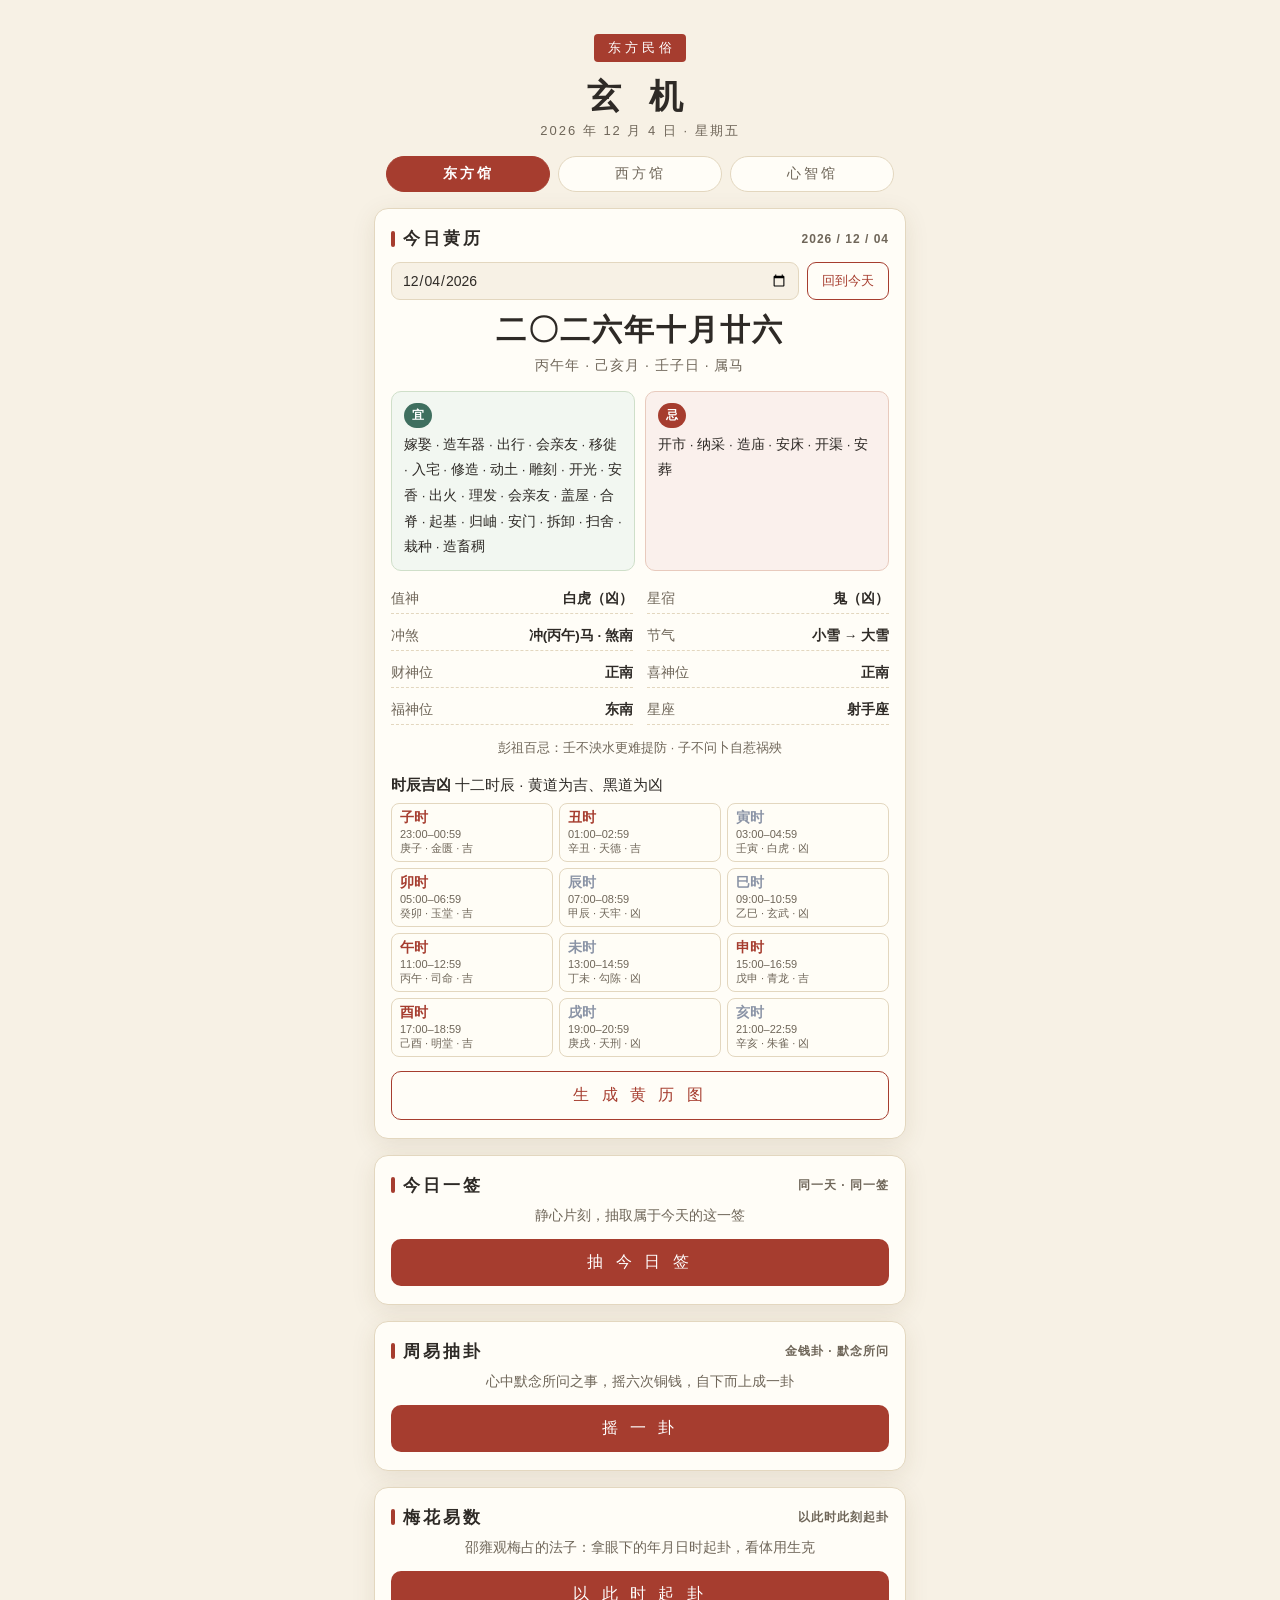
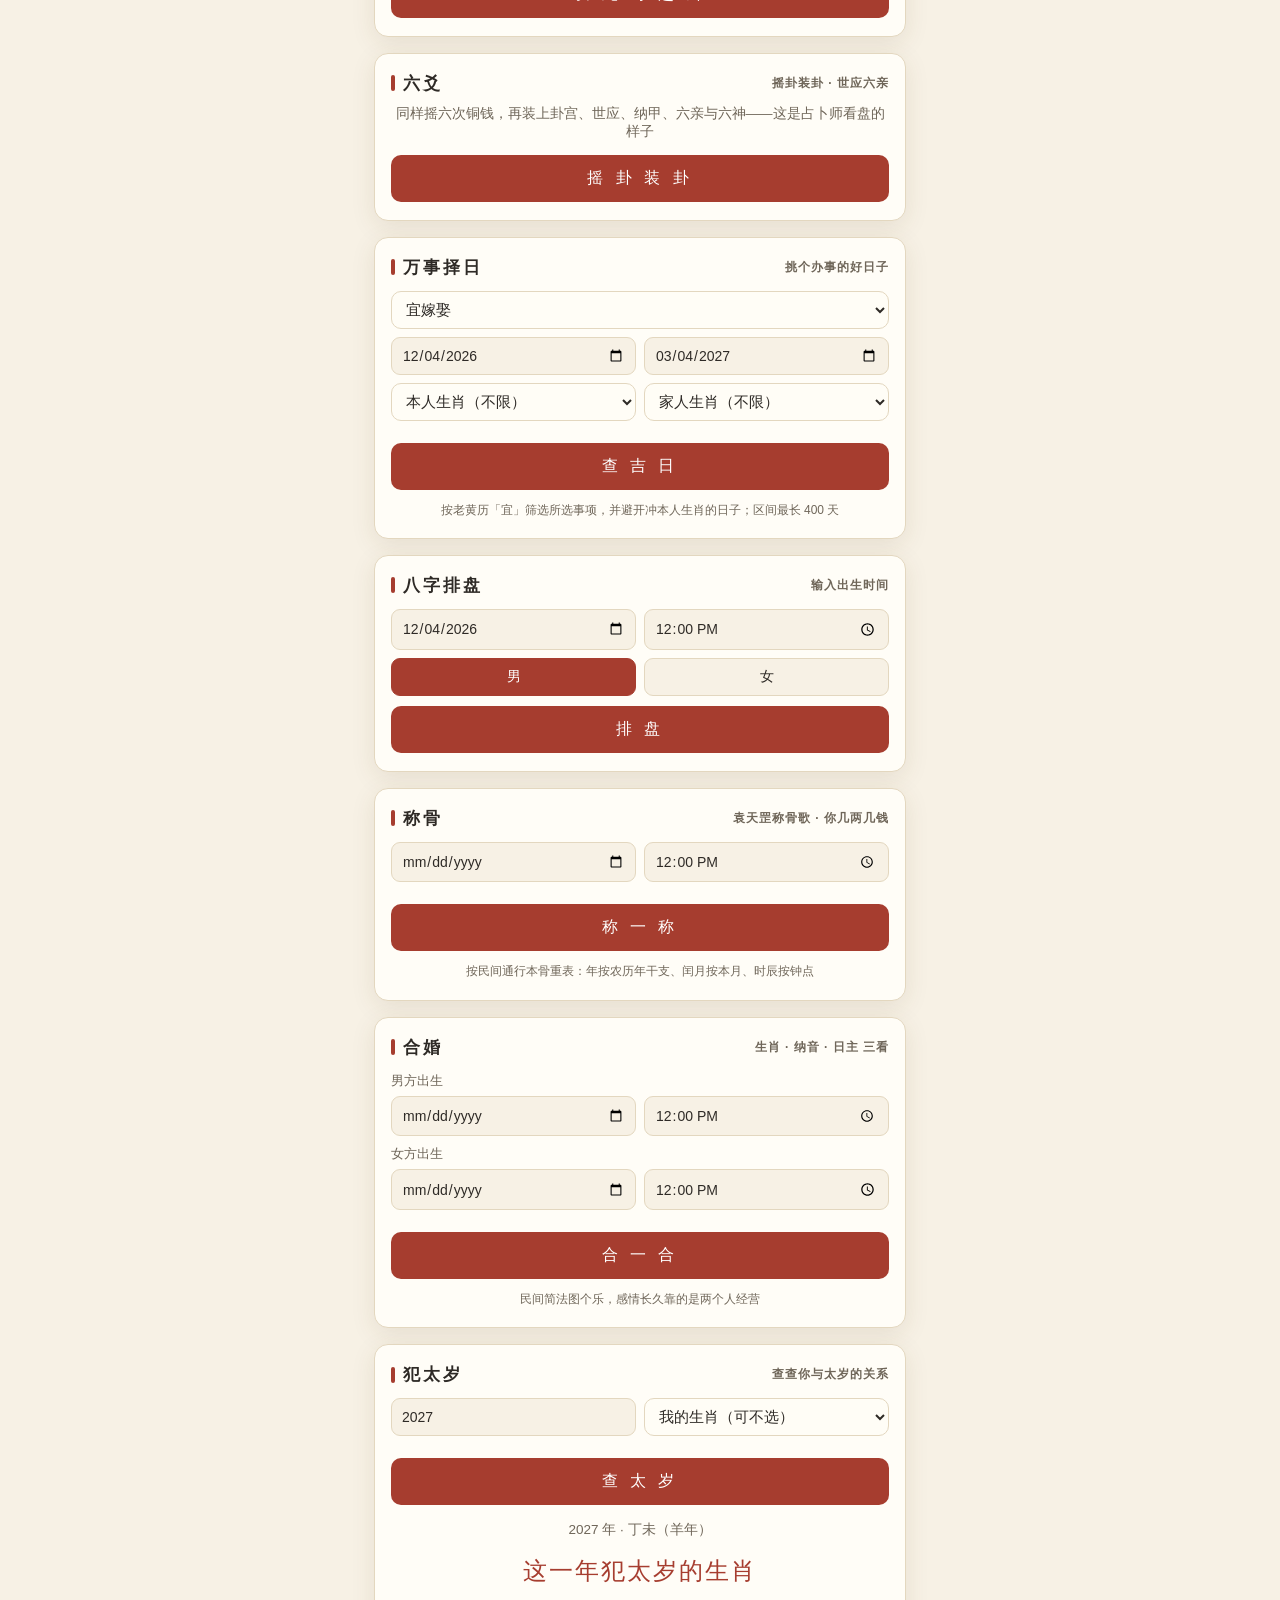
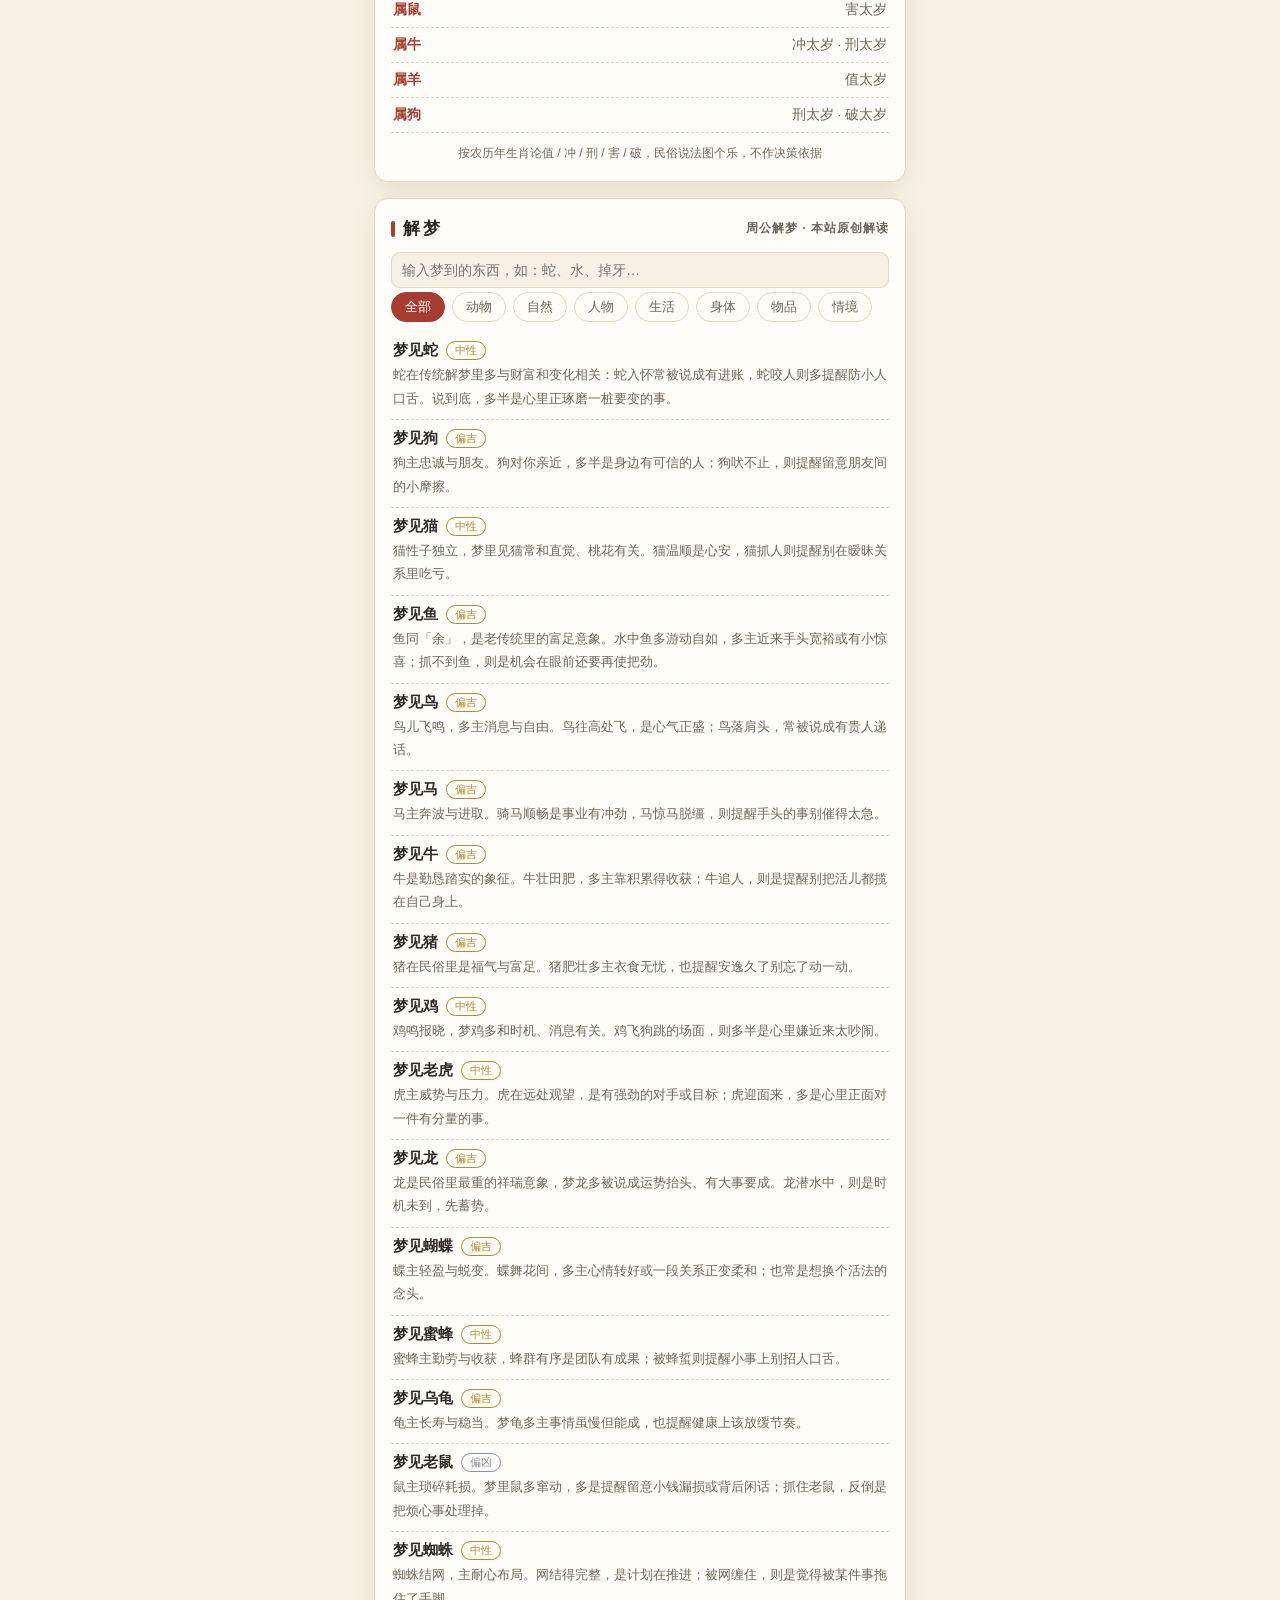
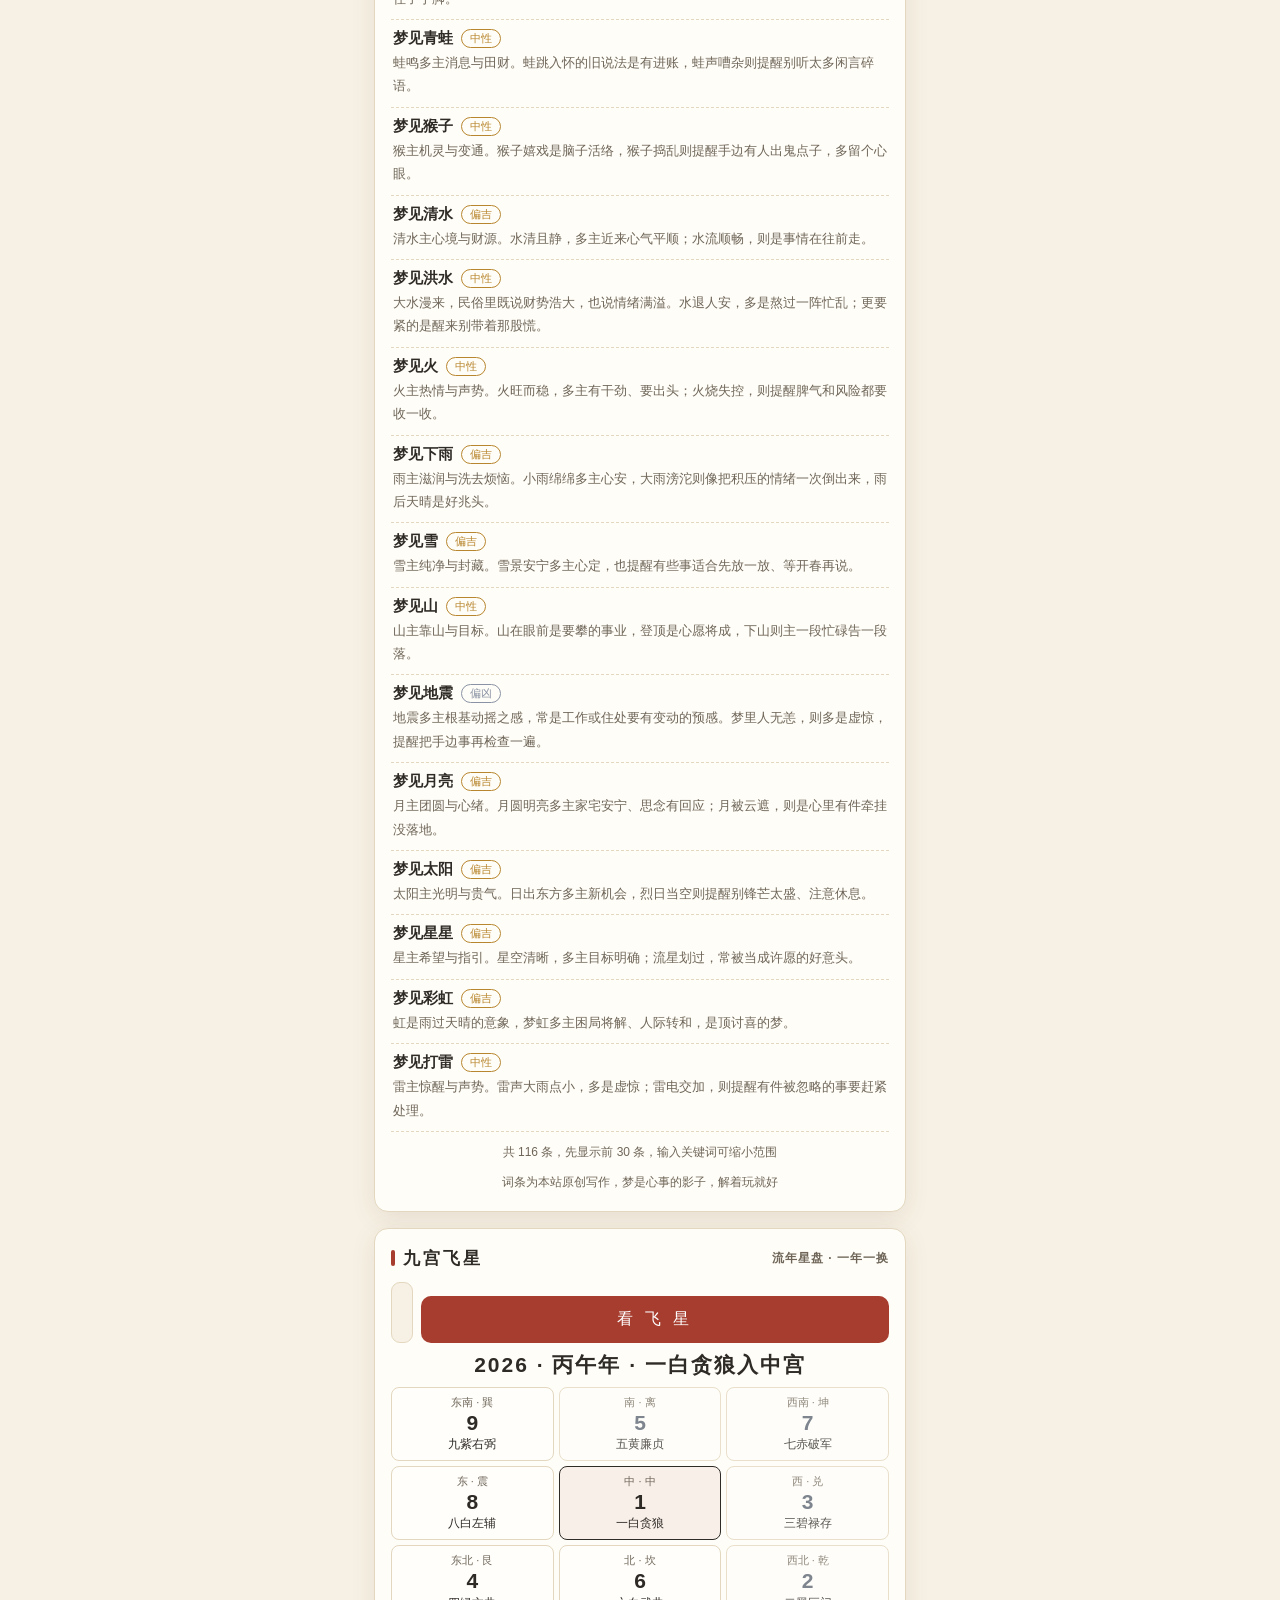
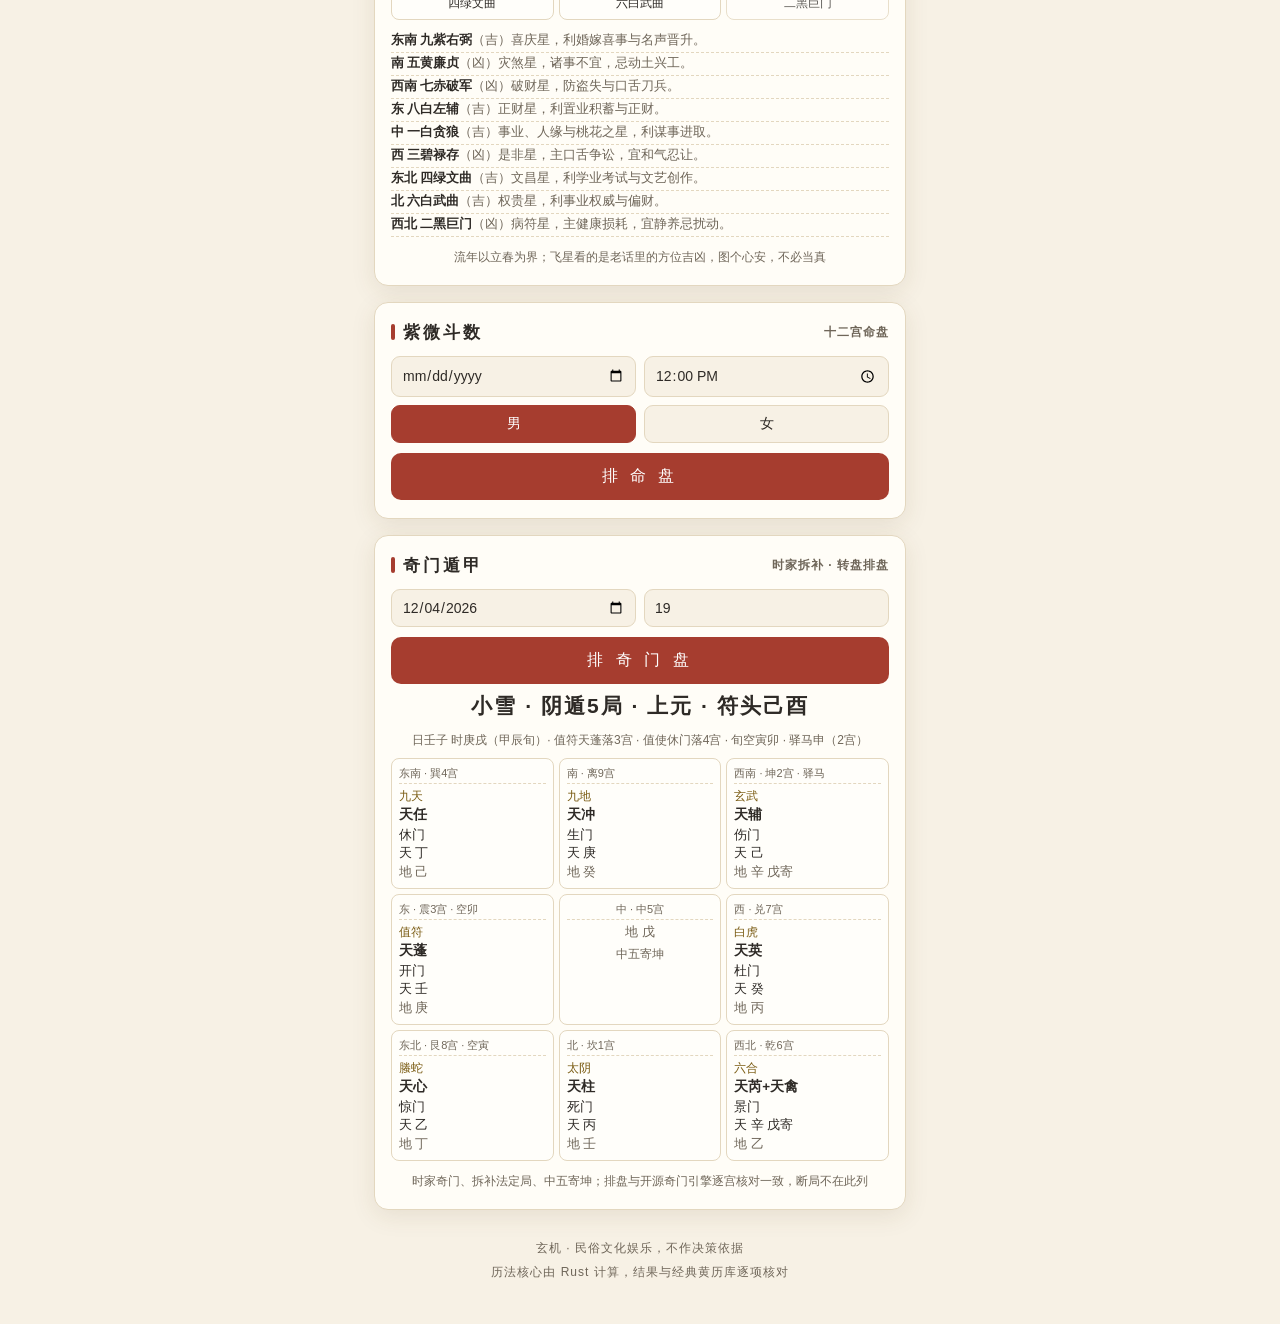
<file: index.html>
<!DOCTYPE html>
<html lang="zh-CN">
<head>
<meta charset="UTF-8">
<meta name="viewport" content="width=device-width, initial-scale=1.0, viewport-fit=cover">
<title>玄机 · 今日</title>
<link rel="stylesheet" href="./style.css?v=6.1.0">
</head>
<body>
<header>
  <span class="seal serif">东方民俗</span>
  <h1 class="serif">玄 机</h1>
  <p id="todayLine">正在起卦…</p>
</header>

<nav class="hallnav">
  <a href="./index.html" class="on">东方馆</a>
  <a href="./west.html">西方馆</a>
  <a href="./mind.html">心智馆</a>
</nav>

<div id="loading">🏮 正在翻开黄历…</div>

<main id="app" class="hidden">

  <!-- 今日黄历 -->
  <section class="card" data-mod="almanac">
    <h2><span id="almTitle">今日黄历</span> <span class="sub" id="almSolar"></span></h2>
    <div class="daterow">
      <input type="date" id="datePick" min="1900-01-01" max="2100-12-31">
      <button id="btnToday">回到今天</button>
    </div>
    <div class="bigday">
      <div class="lunar serif" id="almLunar"></div>
      <div class="gz" id="almGz"></div>
    </div>
    <div class="yiji">
      <div class="box yi"><b>宜</b><div id="almYi"></div></div>
      <div class="box ji"><b>忌</b><div id="almJi"></div></div>
    </div>
    <div class="grid" id="almGrid"></div>
    <div class="pengzu" id="almPengzu"></div>
    <div class="hourtitle">时辰吉凶 <span class="sub">十二时辰 · 黄道为吉、黑道为凶</span></div>
    <div class="hours" id="almHours"></div>
    <button class="btn ghost serif" id="btnShareAlm">生 成 黄 历 图</button>
    <div class="shareout hidden" id="shareAlm"></div>
  </section>
  <!-- 今日一签 -->
  <section class="card" data-mod="qian">
    <h2>今日一签 <span class="sub">同一天 · 同一签</span></h2>
    <div id="qianBefore">
      <p style="text-align:center;color:var(--ink2);font-size:13.5px;margin-top:10px">静心片刻，抽取属于今天的这一签</p>
      <button class="btn serif" id="btnQian">抽 今 日 签</button>
    </div>
    <div id="qianAfter" class="qian hidden">
      <span class="grade serif" id="qGrade"></span>
      <div class="poem serif" id="qPoem"></div>
      <div class="jie" id="qJie"></div>
      <button class="btn ghost serif" id="btnShareQian">生 成 签 文 图</button>
      <div class="shareout hidden" id="shareQian"></div>
    </div>
  </section>
  <!-- 周易抽卦 -->
  <section class="card" data-mod="zhouyi">
    <h2>周易抽卦 <span class="sub">金钱卦 · 默念所问</span></h2>
    <p style="text-align:center;color:var(--ink2);font-size:13.5px;margin-top:10px">心中默念所问之事，摇六次铜钱，自下而上成一卦</p>
    <button class="btn serif" id="btnZhouyi">摇 一 卦</button>
    <div id="zyBox" class="hidden">
      <div class="guafigure" id="zyFigure"></div>
      <div id="zyText"></div>
    </div>
  </section>
  <!-- 梅花易数 -->
  <section class="card" data-mod="meihua">
    <h2>梅花易数 <span class="sub">以此时此刻起卦</span></h2>
    <p style="text-align:center;color:var(--ink2);font-size:13.5px;margin-top:10px">邵雍观梅占的法子：拿眼下的年月日时起卦，看体用生克</p>
    <button class="btn serif" id="btnMeihua">以 此 时 起 卦</button>
    <div id="mhBox" class="hidden">
      <div class="guafigure" id="mhFigure"></div>
      <div id="mhText"></div>
    </div>
  </section>
  <!-- 六爻 -->
  <section class="card" data-mod="liuyao">
    <h2>六爻 <span class="sub">摇卦装卦 · 世应六亲</span></h2>
    <p style="text-align:center;color:var(--ink2);font-size:13.5px;margin-top:10px">同样摇六次铜钱，再装上卦宫、世应、纳甲、六亲与六神——这是占卜师看盘的样子</p>
    <button class="btn serif" id="btnLiuyao">摇 卦 装 卦</button>
    <div id="lyOut"></div>
  </section>
  <!-- 婚嫁择日 -->
  <section class="card" data-mod="wedding">
    <h2>万事择日 <span class="sub">挑个办事的好日子</span></h2>
    <div class="bzform">
      <select id="wedAct" class="sel"></select>
      <div class="row2">
        <input type="date" id="wedFrom">
        <input type="date" id="wedTo">
      </div>
      <div class="row2">
        <select id="wedGroom" class="sel"></select>
        <select id="wedBride" class="sel"></select>
      </div>
      <button class="btn serif" id="btnWed">查 吉 日</button>
    </div>
    <div id="wedBox" class="hidden">
      <div class="bzmeta" id="wedCount"></div>
      <div id="wedList"></div>
    </div>
    <p class="fineprint">按老黄历「宜」筛选所选事项，并避开冲本人生肖的日子；区间最长 400 天</p>
  </section>
  <!-- 八字排盘 -->
  <section class="card" data-mod="bazi">
    <h2>八字排盘 <span class="sub">输入出生时间</span></h2>
    <div class="bzform">
      <div class="row2">
        <input type="date" id="bzDate" min="1900-01-01" max="2100-12-31">
        <input type="time" id="bzTime" value="12:00">
      </div>
      <div class="gender" id="bzGender">
        <button data-g="1" class="on">男</button>
        <button data-g="0">女</button>
      </div>
      <button class="btn serif" id="btnBazi" style="margin-top:2px">排 盘</button>
    </div>
    <div id="baziBox" class="hidden">
      <div class="pillars" id="bzPillars"></div>
      <div class="bzmeta" id="bzMeta"></div>
      <div class="scores" id="bzWx"></div>
      <div class="bzmeta" id="bzYun"></div>
      <div class="dayun" id="bzDayun"></div>
      <p style="font-size:12px;color:var(--ink2);text-align:center;margin-top:2px">八字属传统民俗文化内容，仅供娱乐参考</p>
    </div>
  </section>


  <!-- 称骨 -->
  <section class="card" data-mod="bone">
    <h2>称骨 <span class="sub">袁天罡称骨歌 · 你几两几钱</span></h2>
    <div class="bzform">
      <div class="row2">
        <input type="date" id="cgDate" min="1900-01-01" max="2100-12-31">
        <input type="time" id="cgTime" value="12:00">
      </div>
      <button class="btn serif" id="btnBone">称 一 称</button>
    </div>
    <div id="boneBox" class="hidden">
      <div class="bzmeta" id="boneMeta"></div>
      <div class="scores" id="boneParts"></div>
      <div class="bonetotal serif" id="boneTotal"></div>
      <div class="qian poem serif" id="boneVerse" style="text-align:center"></div>
    </div>
    <p class="fineprint">按民间通行本骨重表：年按农历年干支、闰月按本月、时辰按钟点</p>
  </section>
  <!-- 合婚 -->
  <section class="card" data-mod="hehun">
    <h2>合婚 <span class="sub">生肖 · 纳音 · 日主 三看</span></h2>
    <div class="bzform">
      <div class="hlabel">男方出生</div>
      <div class="row2">
        <input type="date" id="hhADate" min="1900-01-01" max="2100-12-31">
        <input type="time" id="hhATime" value="12:00">
      </div>
      <div class="hlabel">女方出生</div>
      <div class="row2">
        <input type="date" id="hhBDate" min="1900-01-01" max="2100-12-31">
        <input type="time" id="hhBTime" value="12:00">
      </div>
      <button class="btn serif" id="btnHehun">合 一 合</button>
    </div>
    <div id="hehunBox" class="hidden">
      <div class="bonetotal serif" id="hehunScore"></div>
      <div id="hehunFactors"></div>
    </div>
    <p class="fineprint">民间简法图个乐，感情长久靠的是两个人经营</p>
  </section>
  <!-- 犯太岁 -->
  <section class="card" data-mod="taisui">
    <h2>犯太岁 <span class="sub">查查你与太岁的关系</span></h2>
    <div class="bzform">
      <div class="row2">
        <input type="number" id="tsYear" min="1900" max="2100">
        <select id="tsZodiac" class="sel"></select>
      </div>
      <button class="btn serif" id="btnTaisui">查 太 岁</button>
    </div>
    <div id="tsBox" class="hidden">
      <div class="bzmeta" id="tsHead"></div>
      <div class="bonetotal serif" id="tsMine"></div>
      <p id="tsText"></p>
      <div id="tsList"></div>
    </div>
    <p class="fineprint">按农历年生肖论值 / 冲 / 刑 / 害 / 破，民俗说法图个乐，不作决策依据</p>
  </section>
  <!-- 解梦 -->
  <section class="card" data-mod="dreams">
    <h2>解梦 <span class="sub">周公解梦 · 本站原创解读</span></h2>
    <div class="bzform">
      <input type="text" id="dreamQ" class="sel" placeholder="输入梦到的东西，如：蛇、水、掉牙…">
    </div>
    <div class="chips" id="dreamCats"></div>
    <div id="dreamList"></div>
    <p class="fineprint">词条为本站原创写作，梦是心事的影子，解着玩就好</p>
  </section>
  <!-- 九宫飞星 -->
  <section class="card" data-mod="feixing">
    <h2>九宫飞星 <span class="sub">流年星盘 · 一年一换</span></h2>
    <div class="bzform">
      <div class="row2">
        <input type="number" id="fxYear" min="1900" max="2100">
        <button class="btn serif" id="btnFeixing">看 飞 星</button>
      </div>
    </div>
    <div class="guatitle" id="fxTitle"></div>
    <div class="fxgrid" id="fxGrid"></div>
    <div id="fxNotes" style="margin-top:10px"></div>
    <p class="fineprint">流年以立春为界；飞星看的是老话里的方位吉凶，图个心安，不必当真</p>
  </section>
  <!-- 紫微斗数 -->
  <section class="card" data-mod="ziwei">
    <h2>紫微斗数 <span class="sub">十二宫命盘</span></h2>
    <div class="bzform">
      <div class="row2">
        <input type="date" id="zwDate" min="1900-01-01" max="2100-12-31">
        <input type="time" id="zwTime" value="12:00">
      </div>
      <div class="gender" id="zwGender">
        <button data-g="1" class="on">男</button>
        <button data-g="0">女</button>
      </div>
      <button class="btn serif" id="btnZiwei" style="margin-top:2px">排 命 盘</button>
    </div>
    <div id="zwBox" class="hidden">
      <div class="zwgrid" id="zwGrid"></div>
      <div class="row2" style="margin-top:10px">
        <input type="number" id="zwYear" min="1900" max="2100" placeholder="流年年份，如 2027">
        <button class="btn serif" id="btnLiunian">看 流 年</button>
      </div>
      <p class="fineprint" id="zwLiuText"></p>
      <p class="fineprint">安星口径与开源紫微库逐盘核对一致；命盘仅供民俗娱乐参考</p>
    </div>
  </section>
  <!-- 奇门遁甲 -->
  <section class="card" data-mod="qimen">
    <h2>奇门遁甲 <span class="sub">时家拆补 · 转盘排盘</span></h2>
    <div class="bzform">
      <div class="row2">
        <input type="date" id="qmDate" min="1900-01-01" max="2100-12-31">
        <input type="number" id="qmHour" min="0" max="23" placeholder="小时 0-23">
      </div>
      <button class="btn serif" id="btnQimen" style="margin-top:2px">排 奇 门 盘</button>
    </div>
    <div class="guatitle" id="qmTitle"></div>
    <p class="fineprint" id="qmSub" style="text-align:center"></p>
    <div class="fxgrid" id="qmGrid"></div>
    <p class="fineprint">时家奇门、拆补法定局、中五寄坤；排盘与开源奇门引擎逐宫核对一致，断局不在此列</p>
  </section>

</main>

<footer>
  玄机 · 民俗文化娱乐，不作决策依据<br>
  历法核心由 Rust 计算，结果与经典黄历库逐项核对
</footer>

<script type="module" src="./app.js?v=6.1.0"></script>
</body>
</html>
</file>
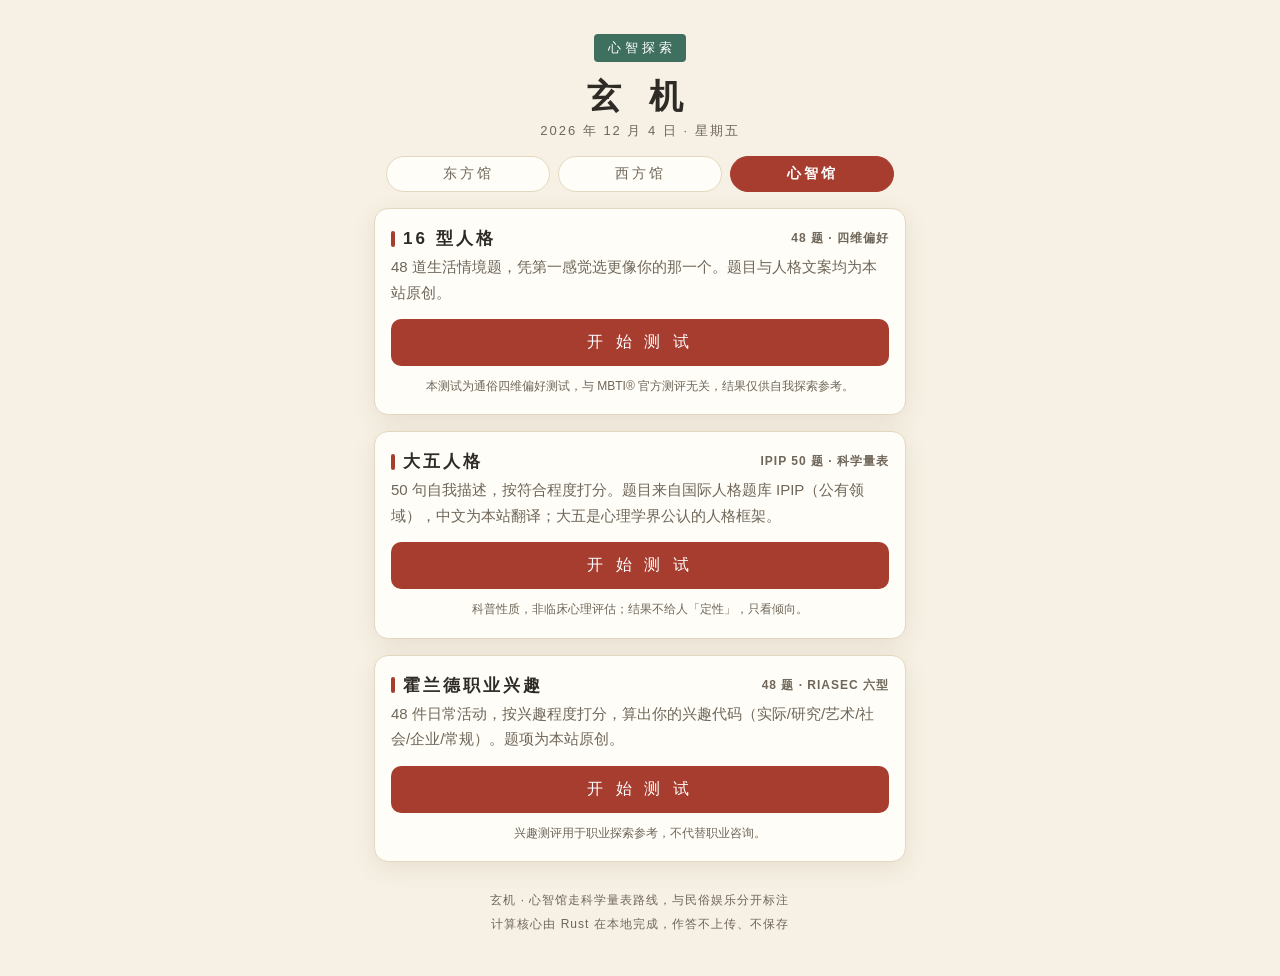
<file: mind.html>
<!DOCTYPE html>
<html lang="zh-CN">
<head>
<meta charset="UTF-8">
<meta name="viewport" content="width=device-width, initial-scale=1.0, viewport-fit=cover">
<title>玄机 · 心智馆</title>
<link rel="stylesheet" href="./style.css?v=6.1.0">
</head>
<body>
<header>
  <span class="seal serif green">心智探索</span>
  <h1 class="serif">玄 机</h1>
  <p id="todayLine">正在起卦…</p>
</header>

<nav class="hallnav">
  <a href="./index.html">东方馆</a>
  <a href="./west.html">西方馆</a>
  <a href="./mind.html" class="on">心智馆</a>
</nav>

<div id="loading">🏮 正在准备量表…</div>

<main id="app" class="hidden">

  <!-- 16 型人格 -->
  <section class="card" data-mod="personality">
    <h2>16 型人格 <span class="sub">48 题 · 四维偏好</span></h2>
    <div id="persIntro">
      <p class="persdesc">48 道生活情境题，凭第一感觉选更像你的那一个。题目与人格文案均为本站原创。</p>
      <button class="btn serif" id="btnPersStart">开 始 测 试</button>
      <p class="fineprint">本测试为通俗四维偏好测试，与 MBTI® 官方测评无关，结果仅供自我探索参考。</p>
    </div>
    <div id="persQuiz" class="hidden">
      <div class="quizmeta"><span id="persStep"></span></div>
      <div class="pbar"><i id="persBar"></i></div>
      <p class="quizq" id="persQ"></p>
      <button class="optbtn" id="persA"></button>
      <button class="optbtn" id="persB"></button>
    </div>
    <div id="persResult" class="hidden"></div>
  </section>

  <!-- 大五人格 -->
  <section class="card" data-mod="bigfive">
    <h2>大五人格 <span class="sub">IPIP 50 题 · 科学量表</span></h2>
    <div id="bfIntro">
      <p class="persdesc">50 句自我描述，按符合程度打分。题目来自国际人格题库 IPIP（公有领域），中文为本站翻译；大五是心理学界公认的人格框架。</p>
      <button class="btn serif" id="btnBfStart">开 始 测 试</button>
      <p class="fineprint">科普性质，非临床心理评估；结果不给人「定性」，只看倾向。</p>
    </div>
    <div id="bfQuiz" class="hidden">
      <div class="quizmeta"><span id="bfStep"></span></div>
      <div class="pbar"><i id="bfBar"></i></div>
      <p class="quizq" id="bfQ"></p>
      <div id="bfOpts"></div>
    </div>
    <div id="bfResult" class="hidden"></div>
  </section>

  <!-- 霍兰德职业兴趣 -->
  <section class="card" data-mod="holland">
    <h2>霍兰德职业兴趣 <span class="sub">48 题 · RIASEC 六型</span></h2>
    <div id="hlIntro">
      <p class="persdesc">48 件日常活动，按兴趣程度打分，算出你的兴趣代码（实际/研究/艺术/社会/企业/常规）。题项为本站原创。</p>
      <button class="btn serif" id="btnHlStart">开 始 测 试</button>
      <p class="fineprint">兴趣测评用于职业探索参考，不代替职业咨询。</p>
    </div>
    <div id="hlQuiz" class="hidden">
      <div class="quizmeta"><span id="hlStep"></span></div>
      <div class="pbar"><i id="hlBar"></i></div>
      <p class="quizq" id="hlQ"></p>
      <div id="hlOpts"></div>
    </div>
    <div id="hlResult" class="hidden"></div>
  </section>

</main>

<footer>
  玄机 · 心智馆走科学量表路线，与民俗娱乐分开标注<br>
  计算核心由 Rust 在本地完成，作答不上传、不保存
</footer>

<script type="module" src="./mind.js?v=6.1.0"></script>
</body>
</html>
</file>
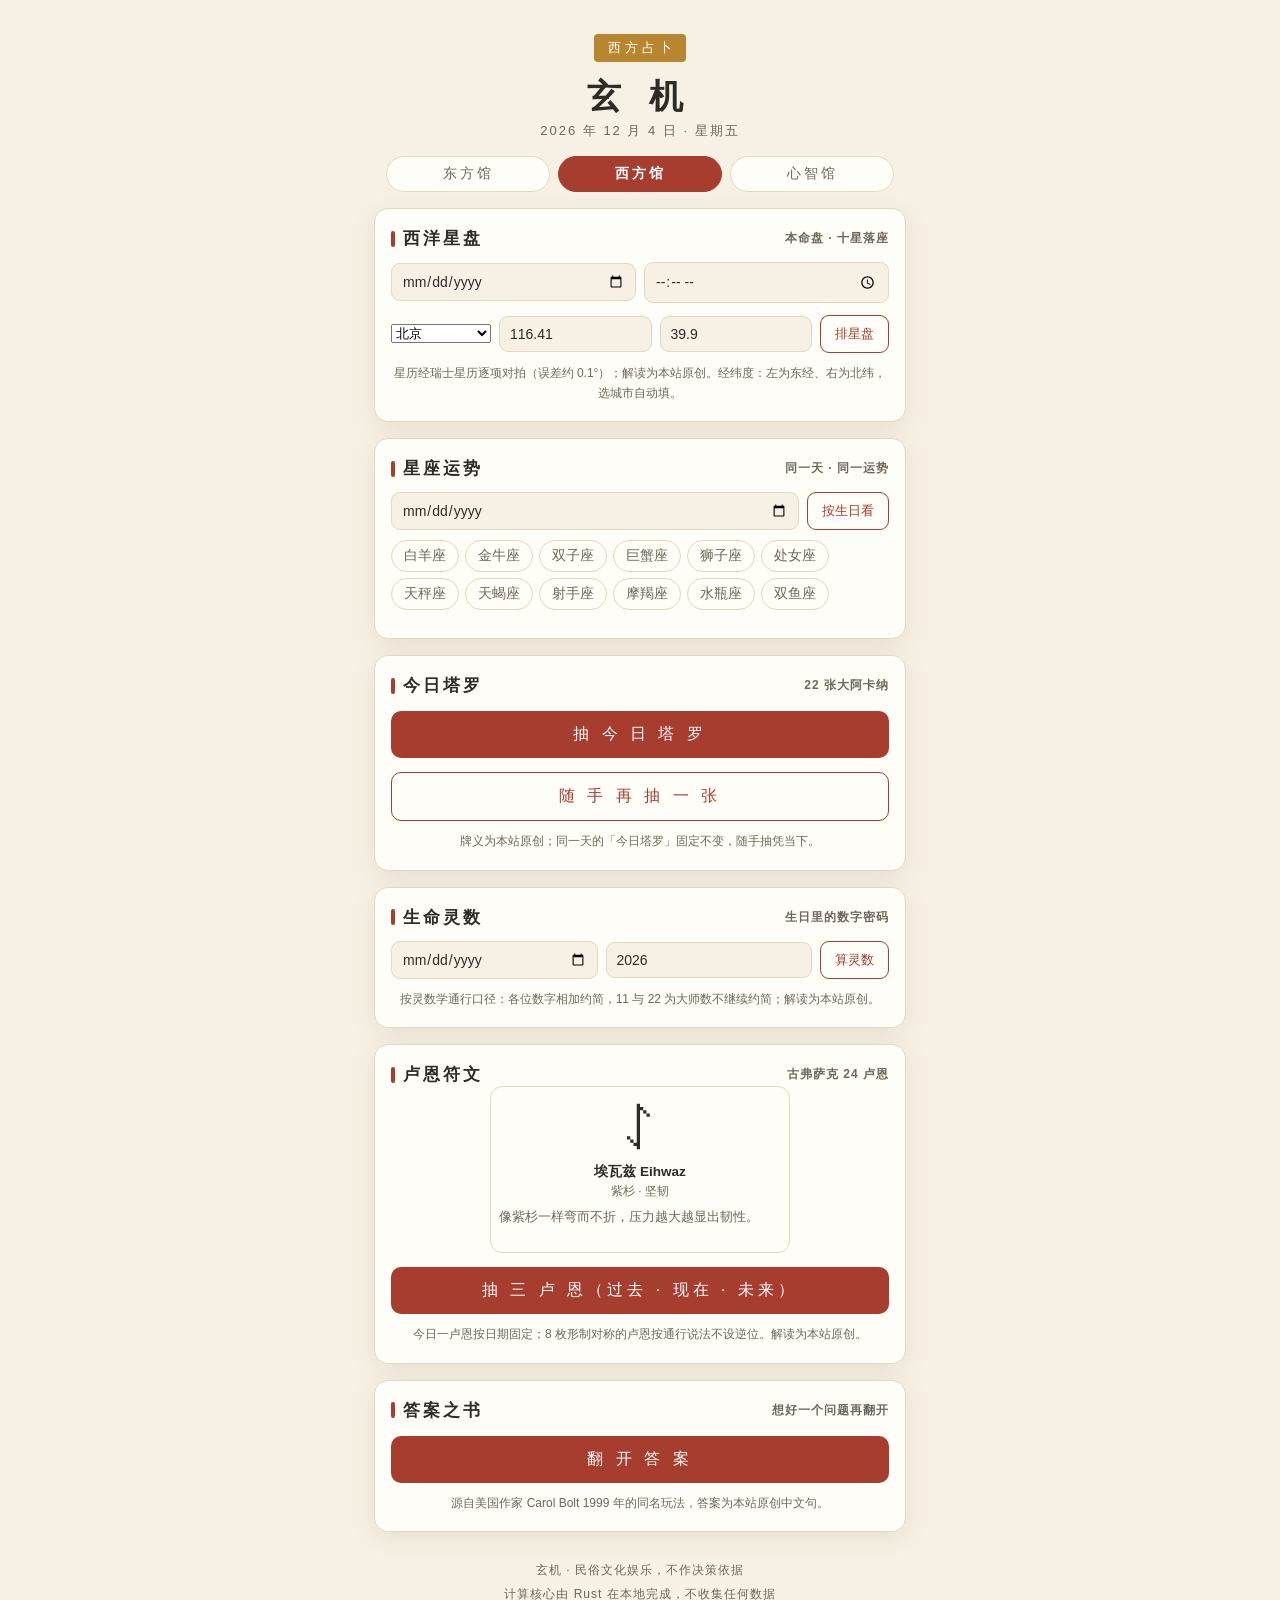
<file: west.html>
<!DOCTYPE html>
<html lang="zh-CN">
<head>
<meta charset="UTF-8">
<meta name="viewport" content="width=device-width, initial-scale=1.0, viewport-fit=cover">
<title>玄机 · 西方馆</title>
<link rel="stylesheet" href="./style.css?v=6.1.0">
</head>
<body>
<header>
  <span class="seal serif gold">西方占卜</span>
  <h1 class="serif">玄 机</h1>
  <p id="todayLine">正在起卦…</p>
</header>

<nav class="hallnav">
  <a href="./index.html">东方馆</a>
  <a href="./west.html" class="on">西方馆</a>
  <a href="./mind.html">心智馆</a>
</nav>

<div id="loading">🏮 正在铺开星盘…</div>

<main id="app" class="hidden">

  <!-- 西洋星盘 -->
  <section class="card" data-mod="natal">
    <h2>西洋星盘 <span class="sub">本命盘 · 十星落座</span></h2>
    <div class="daterow">
      <input type="date" id="ntBirth" min="1900-01-01" max="2100-12-31">
      <input type="time" id="ntTime">
    </div>
    <div class="daterow">
      <select id="ntCity"></select>
      <input type="number" id="ntLon" step="0.01" style="width:96px" aria-label="经度（东经为正）">
      <input type="number" id="ntLat" step="0.01" style="width:96px" aria-label="纬度（北纬为正）">
      <button id="btnNt">排星盘</button>
    </div>
    <div id="ntOut" class="hidden"></div>
    <p class="fineprint">星历经瑞士星历逐项对拍（误差约 0.1°）；解读为本站原创。经纬度：左为东经、右为北纬，选城市自动填。</p>
  </section>

  <!-- 星座运势 -->
  <section class="card" data-mod="horoscope">
    <h2>星座运势 <span class="sub">同一天 · 同一运势</span></h2>
    <div class="daterow">
      <input type="date" id="hsBirth" min="1900-01-01" max="2100-12-31">
      <button id="btnHs">按生日看</button>
    </div>
    <div class="zchips" id="hsChips"></div>
    <div id="hsOut" class="hidden"></div>
  </section>

  <!-- 今日塔罗 -->
  <section class="card" data-mod="tarot">
    <h2>今日塔罗 <span class="sub">22 张大阿卡纳</span></h2>
    <div id="tarotOut" class="hidden"></div>
    <button class="btn serif" id="btnTarotDaily">抽 今 日 塔 罗</button>
    <button class="btn ghost serif" id="btnTarotDraw">随 手 再 抽 一 张</button>
    <p class="fineprint">牌义为本站原创；同一天的「今日塔罗」固定不变，随手抽凭当下。</p>
  </section>

  <!-- 生命灵数 -->
  <section class="card" data-mod="lifepath">
    <h2>生命灵数 <span class="sub">生日里的数字密码</span></h2>
    <div class="daterow">
      <input type="date" id="lpBirth" min="1900-01-01" max="2100-12-31">
      <input type="number" id="lpYear" min="1900" max="2100" style="width:92px">
      <button id="btnLp">算灵数</button>
    </div>
    <div id="lpOut" class="hidden"></div>
    <p class="fineprint">按灵数学通行口径：各位数字相加约简，11 与 22 为大师数不继续约简；解读为本站原创。</p>
  </section>

  <!-- 卢恩符文 -->
  <section class="card" data-mod="runes">
    <h2>卢恩符文 <span class="sub">古弗萨克 24 卢恩</span></h2>
    <div id="runeDaily"></div>
    <button class="btn serif" id="btnRunes">抽 三 卢 恩（过去 · 现在 · 未来）</button>
    <div id="runeOut" class="hidden"></div>
    <p class="fineprint">今日一卢恩按日期固定；8 枚形制对称的卢恩按通行说法不设逆位。解读为本站原创。</p>
  </section>

  <!-- 答案之书 -->
  <section class="card" data-mod="answers">
    <h2>答案之书 <span class="sub">想好一个问题再翻开</span></h2>
    <div id="ansBox" class="answer serif hidden"></div>
    <button class="btn serif" id="btnAns">翻 开 答 案</button>
    <p class="fineprint">源自美国作家 Carol Bolt 1999 年的同名玩法，答案为本站原创中文句。</p>
  </section>

</main>

<footer>
  玄机 · 民俗文化娱乐，不作决策依据<br>
  计算核心由 Rust 在本地完成，不收集任何数据
</footer>

<script type="module" src="./west.js?v=6.1.0"></script>
</body>
</html>
</file>
<file: style.css>
:root{
    --paper:#f7f1e5; --paper2:#efe6d3; --ink:#2e2a26; --ink2:#6f6659;
    --cinnabar:#a63d2f; --cinnabar2:#c0532f; --gold:#b8862f; --jade:#3f6f5f;
    --card:#fffdf7; --line:#e3d7bf; --shadow:0 6px 24px rgba(84,64,32,.10);
  }
  *{margin:0;padding:0;box-sizing:border-box;-webkit-tap-highlight-color:transparent}
  body{background:var(--paper);color:var(--ink);
    font-family:-apple-system,"PingFang SC","Microsoft YaHei",sans-serif;
    padding:20px 14px 40px;max-width:560px;margin:0 auto}
  .serif{font-family:"Noto Serif SC","Songti SC","STSong",serif}
  header{text-align:center;padding:14px 0 6px}
  header .seal{display:inline-block;background:var(--cinnabar);color:#fff;
    font-size:13px;letter-spacing:4px;padding:5px 10px 5px 14px;border-radius:4px}
  header h1{font-size:34px;letter-spacing:10px;margin:12px 0 2px;font-weight:600}
  header p{color:var(--ink2);font-size:13px;letter-spacing:2px}
  .card{background:var(--card);border:1px solid var(--line);border-radius:14px;
    box-shadow:var(--shadow);padding:18px 16px;margin-top:16px}
  .card h2{font-size:17px;letter-spacing:3px;display:flex;align-items:center;gap:8px}
  .card h2::before{content:"";width:4px;height:16px;background:var(--cinnabar);border-radius:2px}
  .card h2 .sub{margin-left:auto;font-size:12px;color:var(--ink2);letter-spacing:1px}
  .bigday{text-align:center;padding:10px 0 2px}
  .bigday .lunar{font-size:30px;font-weight:600;letter-spacing:2px}
  .bigday .gz{color:var(--ink2);font-size:14px;margin-top:6px;letter-spacing:1px}
  .yiji{display:flex;gap:10px;margin-top:14px}
  .yiji .box{flex:1;border-radius:10px;padding:10px 12px;font-size:13.5px;line-height:1.9}
  .yi{background:#f2f7f1;border:1px solid #cfdfc9}
  .ji{background:#faf0ec;border:1px solid #e8cabd}
  .yiji b{display:inline-block;font-size:12px;padding:1px 8px;border-radius:99px;color:#fff;margin-bottom:4px}
  .yi b{background:var(--jade)} .ji b{background:var(--cinnabar)}
  .grid{display:grid;grid-template-columns:1fr 1fr;gap:8px 14px;margin-top:14px;font-size:13.5px}
  .grid div{display:flex;justify-content:space-between;border-bottom:1px dashed var(--line);padding:5px 0}
  .grid span{color:var(--ink2)}
  .pengzu{margin-top:12px;font-size:12.5px;color:var(--ink2);line-height:1.8;text-align:center}
  .btn{display:block;width:100%;border:none;cursor:pointer;background:var(--cinnabar);color:#fff;
    font-size:16px;letter-spacing:4px;padding:13px 0;border-radius:10px;margin-top:14px;
    font-family:inherit;transition:transform .08s, background .2s}
  .btn:active{transform:scale(.98);background:var(--cinnabar2)}
  .btn.ghost{background:transparent;color:var(--cinnabar);border:1px solid var(--cinnabar)}
  .qian{text-align:center;padding-top:8px}
  .qian .grade{display:inline-block;border:1px solid var(--gold);color:var(--gold);
    padding:3px 14px;border-radius:99px;font-size:13px;letter-spacing:3px}
  .qian .poem{font-size:19px;line-height:2.1;letter-spacing:3px;margin:12px 0 6px}
  .qian .jie{font-size:13.5px;color:var(--ink2);line-height:1.8}
  .hidden{display:none}
  .answer{text-align:center;font-size:20px;line-height:1.9;padding:16px 6px 4px;letter-spacing:1px}
  footer{text-align:center;color:var(--ink2);font-size:12px;margin-top:26px;line-height:2;letter-spacing:1px}
  #loading{text-align:center;color:var(--ink2);padding:60px 0;letter-spacing:3px}
  .daterow{display:flex;gap:8px;align-items:center;margin-top:12px}
  .daterow input{flex:1;border:1px solid var(--line);background:var(--paper);border-radius:9px;
    padding:9px 10px;font-size:14px;font-family:inherit;color:var(--ink)}
  .daterow button{border:1px solid var(--cinnabar);background:transparent;color:var(--cinnabar);
    border-radius:9px;padding:9px 14px;font-size:13px;cursor:pointer;font-family:inherit;white-space:nowrap}
  .shareout{margin-top:12px;text-align:center}
  .shareout img{max-width:100%;border-radius:10px;border:1px solid var(--line);box-shadow:var(--shadow)}
  .shareout a{display:inline-block;margin-top:8px;color:var(--cinnabar);font-size:13px}
  .shareout p{font-size:12px;color:var(--ink2);margin-top:4px}
  .bzform{display:flex;flex-direction:column;gap:8px;margin-top:12px}
  .bzform .row2{display:flex;gap:8px}
  .bzform input{flex:1;border:1px solid var(--line);background:var(--paper);border-radius:9px;
    padding:9px 10px;font-size:14px;font-family:inherit;color:var(--ink);min-width:0}
  .gender{display:flex;gap:8px}
  .gender button{flex:1;border:1px solid var(--line);background:var(--paper);border-radius:9px;
    padding:9px 0;font-size:14px;cursor:pointer;font-family:inherit;color:var(--ink)}
  .gender button.on{background:var(--cinnabar);color:#fff;border-color:var(--cinnabar)}
  .pillars{display:grid;grid-template-columns:repeat(4,1fr);gap:8px;margin-top:14px;text-align:center}
  .pillar{border:1px solid var(--line);border-radius:10px;padding:10px 4px;background:var(--paper)}
  .pillar.day{border-color:var(--gold);background:#fdf6e3}
  .pillar .pname{font-size:12px;color:var(--ink2);letter-spacing:1px}
  .pillar .ss{font-size:11px;color:var(--cinnabar);margin-top:2px;min-height:14px}
  .pillar .gzchar{font-size:30px;font-weight:600;line-height:1.3}
  .pillar .hide{font-size:11.5px;color:var(--ink2);margin-top:4px;line-height:1.7}
  .bzmeta{text-align:center;font-size:13.5px;color:var(--ink2);line-height:1.9;margin-top:12px}
  .bzmeta em{color:var(--cinnabar);font-style:normal}
  .dayun{display:flex;gap:8px;overflow-x:auto;padding:4px 2px 10px;margin-top:4px}
  .dayun .dy{flex:0 0 auto;border:1px solid var(--line);border-radius:10px;background:var(--paper);
    padding:8px 12px;text-align:center}
  .dayun .dy b{font-size:17px;display:block;letter-spacing:2px}
  .dayun .dy span{font-size:11px;color:var(--ink2);line-height:1.5;display:block}
  .fade{animation:fade .5s ease both}
  .tkw{text-align:center;color:#b8862f;font-size:14.5px;margin:10px 0 4px}
  .tmean{font-size:15px;line-height:1.75;color:var(--ink)}
  @keyframes fade{from{opacity:0;transform:translateY(6px)}to{opacity:1;transform:none}}
  .scores{margin-top:14px}
  .scores .row{display:flex;align-items:center;gap:10px;font-size:13.5px;margin:7px 0}
  .scores .row label{width:34px;color:var(--ink2)}
  .bar{flex:1;height:8px;background:var(--paper2);border-radius:99px;overflow:hidden}
  .bar i{display:block;height:100%;background:linear-gradient(90deg,var(--gold),var(--cinnabar2));border-radius:99px}
  .scores .row b{width:26px;text-align:right}
  .lucky{margin-top:10px;font-size:13.5px;color:var(--ink2);line-height:1.9;text-align:center}
  .lucky em{color:var(--cinnabar);font-style:normal}
  .sel{flex:1;min-width:0;padding:9px 10px;border:1px solid var(--line);border-radius:10px;background:#fffdf6;color:var(--ink);font-size:14.5px}
  .fineprint{font-size:12px;color:var(--ink2);text-align:center;margin-top:10px;line-height:1.7}
  .hlabel{font-size:12.5px;color:var(--ink2);margin:2px 0 -2px}
  .wday{display:flex;justify-content:space-between;gap:8px;padding:8px 2px;border-bottom:1px dashed var(--line);font-size:13.5px}
  .wday b{color:var(--cinnabar);white-space:nowrap}
  .wday .wl{color:var(--ink2);white-space:nowrap}
  .bonetotal{text-align:center;font-size:24px;letter-spacing:2px;color:var(--cinnabar);margin:12px 0 4px}
  .factor{padding:9px 2px;border-bottom:1px dashed var(--line)}
  .factor .fh{display:flex;justify-content:space-between;font-size:14px}
  .factor .fh b{font-weight:600}
  .factor .delta{font-weight:700}
  .factor .delta.up{color:var(--cinnabar)}
  .factor .delta.down{color:#5a6e8c}
  .factor p{font-size:12.5px;color:var(--ink2);line-height:1.7;margin-top:3px}
  .chips{display:flex;flex-wrap:wrap;gap:7px;margin:4px 0 10px}
  .chips button{padding:5px 13px;border:1px solid var(--line);border-radius:99px;background:#fffdf6;color:var(--ink2);font-size:13px;cursor:pointer}
  .chips button.on{background:var(--cinnabar);border-color:var(--cinnabar);color:#fff}
  .dream{padding:9px 2px;border-bottom:1px dashed var(--line)}
  .dream .dh{display:flex;align-items:center;gap:8px;font-size:14.5px;font-weight:600}
  .dream .luck{font-size:11px;font-weight:400;padding:1px 8px;border-radius:99px;border:1px solid var(--gold);color:var(--gold)}
  .dream .luck.bad{border-color:#8a93a5;color:#8a93a5}
  .dream p{font-size:13px;color:var(--ink2);line-height:1.8;margin-top:3px}
  .zwgrid{display:grid;grid-template-columns:repeat(4,1fr);gap:4px;margin-top:6px}
  .zwcell{border:1px solid var(--line);border-radius:8px;padding:5px 6px;min-height:104px;background:#fffdf6;display:flex;flex-direction:column}
  .zwcell.soul{border-color:var(--cinnabar);box-shadow:inset 0 0 0 1px var(--cinnabar)}
  .zwcell .zh{display:flex;justify-content:space-between;font-size:11px;color:var(--ink2)}
  .zwcell .zh .gz{color:var(--ink)}
  .zwcell .pname{font-size:12px;font-weight:700;margin-top:1px}
  .zwcell .pname .bodytag{font-size:10px;color:#fff;background:var(--gold);border-radius:4px;padding:0 4px;margin-left:3px;font-weight:400}
  .zwcell .stars{margin-top:3px;line-height:1.55;flex:1}
  .zwcell .stars .maj{font-size:13.5px;font-weight:700;display:inline-block;margin-right:5px}
  .zwcell .stars .min{font-size:11.5px;color:var(--ink2);display:inline-block;margin-right:4px}
  .zwcell .stars .sha{font-size:11.5px;color:#8a5a2b;display:inline-block;margin-right:4px}
  .zwcell .stars sup{font-size:9.5px;color:var(--gold);font-weight:400}
  .zwcell .hua{font-size:9.5px;color:#fff;border-radius:3px;padding:0 3px;margin-left:1px;vertical-align:super}
  .hua.lu{background:var(--cinnabar)} .hua.quan{background:#b8862f} .hua.ke{background:#3f6f5f} .hua.ji{background:#555}
  .zwcell .dx{font-size:10.5px;color:var(--ink2);border-top:1px dashed var(--line);padding-top:2px;margin-top:3px}
  .zwcenter{grid-column:2/4;grid-row:2/4;border:1px solid var(--line);border-radius:8px;background:var(--paper2);display:flex;flex-direction:column;align-items:center;justify-content:center;text-align:center;padding:8px;font-size:12.5px;line-height:1.9;color:var(--ink2)}
  .zwcenter .big{font-size:17px;color:var(--cinnabar);letter-spacing:2px}
  .hourtitle{margin-top:16px;font-weight:700;font-size:15px}
  .hourtitle .sub{font-weight:400}
  .hours{display:grid;grid-template-columns:repeat(3,1fr);gap:6px;margin-top:8px}
  .hchip{border:1px solid var(--line);border-radius:8px;padding:5px 8px;background:#fffdf6;display:flex;flex-direction:column;gap:1px}
  .hchip b{color:var(--cinnabar);font-size:13.5px}
  .hchip span{font-size:11px;color:var(--ink2);white-space:nowrap}
  .hchip.bad b{color:#8a93a5}
  #tsText{font-size:14px;line-height:1.8;margin:6px 0 2px}
  .pillar .ssha{font-size:11px;color:var(--cinnabar);margin-top:5px;line-height:1.6;border-top:1px dashed var(--line);padding-top:4px}
  .zwcell.liusoul{border-color:var(--gold);box-shadow:inset 0 0 0 1px var(--gold)}
  .zwcell .liuname{font-size:11px;color:var(--gold);border-top:1px dashed var(--line);padding-top:2px;margin-top:2px}
  .zwcenter .liuyear{color:var(--gold);font-weight:700}
  .guafigure{display:flex;flex-direction:column;align-items:center;gap:7px;margin:14px 0 6px}
  .gline{display:flex;align-items:center;gap:8px;height:14px}
  .gline .yang{display:block;width:132px;height:11px;background:var(--ink);border-radius:2px}
  .gline .yin{display:flex;gap:16px}
  .gline .yin i{display:block;width:58px;height:11px;background:var(--ink);border-radius:2px}
  .gline .gmark{width:16px;color:var(--cinnabar);font-size:13px;text-align:center}
  .gline .gname{font-size:12px;color:var(--ink2);width:30px}
  .guatitle{text-align:center;font-size:21px;font-weight:700;letter-spacing:2px;margin:8px 0 4px}
  .guaci{font-size:14px;line-height:1.85;margin:4px 0}
  .dayi{font-size:13.5px;color:var(--cinnabar);line-height:1.7;margin:4px 0}
  .bianbox{border-top:1px dashed var(--line);margin-top:10px;padding-top:8px}
  .biantitle{font-size:13px;font-weight:700;letter-spacing:1px;margin-bottom:2px}
  .bianline{margin-top:8px}

/* 九宫飞星 / 奇门共用九宫格 */
.fxgrid{display:grid;grid-template-columns:repeat(3,1fr);gap:5px;margin-top:8px}
.fxcell{border:1px solid var(--line);border-radius:8px;padding:7px 4px;text-align:center;background:rgba(255,255,255,.35)}
.fxcell .fxdir{font-size:11px;color:var(--ink2)}
.fxcell .fxstar{font-size:21px;font-weight:700;line-height:1.25}
.fxcell .fxname{font-size:12px}
.fxgood .fxstar{color:var(--zhu)}
.fxbad{opacity:.78}
.fxbad .fxstar{color:#5a6472}
.fxcenter{border-color:var(--zhu);background:rgba(166,61,47,.07)}
.fxnote{font-size:12.5px;color:var(--ink2);padding:2.5px 0;border-bottom:1px dashed var(--line)}
.fxnote b{color:var(--ink)}
/* 六爻装卦表 */
.lytable{margin-top:8px}
.lyrow{display:flex;align-items:center;gap:8px;padding:4.5px 2px;border-bottom:1px dashed var(--line);font-size:14px}
.lyshen{width:34px;color:var(--zhu);font-size:13px;flex:none}
.lybar{width:86px;flex:none;display:flex;align-items:center;gap:5px}
.lybar .gline{flex:1}
.lychg{color:var(--zhu);font-size:12px}
.lyqin{flex:1}
.lymark{color:var(--zhu);font-size:12.5px;min-width:30px;text-align:right}
.lybrow{opacity:.85}
/* 奇门宫格 */
.qmcell{border:1px solid var(--line);border-radius:8px;padding:6px 7px;background:rgba(255,255,255,.35);font-size:12.5px;line-height:1.5;min-height:104px}
.qmcell .qmdir{font-size:11px;color:var(--ink2);border-bottom:1px dashed var(--line);padding-bottom:2px;margin-bottom:3px}
.qmgod{color:#7a5b12;font-size:12px}
.qmstar{font-weight:700;font-size:13.5px}
.qmdoor{color:var(--zhu);font-size:12.5px}
.qmtian{color:var(--ink)}
.qmearth{color:var(--ink2)}
.qmcenter{text-align:center;color:var(--ink2)}
.qmhint{font-size:11.5px;margin-top:4px}

/* —— 三馆导航与馆印（5.5.0）—— */
.hallnav{display:flex;gap:8px;justify-content:center;margin:10px auto 2px;max-width:640px;padding:0 12px}
.hallnav a{flex:1;text-align:center;padding:8px 0;border:1px solid var(--line);border-radius:99px;
  background:var(--card);color:var(--ink2);text-decoration:none;font-size:14px;letter-spacing:3px}
.hallnav a.on{background:var(--cinnabar);border-color:var(--cinnabar);color:#fff;font-weight:600}
header .seal.gold{background:var(--gold)}
header .seal.green{background:var(--jade)}

/* —— 人格/量表通用（恢复自 2.x 并适配现变量）—— */
.persdesc{font-size:15px;color:var(--ink2);line-height:1.7;margin:4px 0 12px}
.perstype{text-align:center;margin:6px 0 2px}
.perstype .code{font-size:44px;font-weight:700;letter-spacing:6px;color:var(--cinnabar)}
.perstype .pname{font-size:22px;font-weight:600;margin-top:2px}
.perstype .ptag{color:var(--ink2);font-size:14px;margin-top:4px}
.dimrow{display:flex;align-items:center;gap:8px;font-size:13px;margin:7px 0;color:var(--ink2)}
.dimrow b{color:var(--ink);min-width:74px}
.dimrow b:last-child{text-align:right}
.dimbar{flex:1;height:10px;background:#e9dfca;border-radius:5px;overflow:hidden}
.dimbar i{display:block;height:100%;background:var(--gold)}
.perscols{display:flex;gap:14px;margin-top:10px}
.perscols>div{flex:1;background:#fffdf7;border:1px solid var(--line);border-radius:10px;padding:10px 12px}
.perscols h3{font-size:14px;margin:0 0 6px;color:var(--cinnabar)}
.perscols ul{margin:0;padding-left:18px;font-size:13.5px;line-height:1.8;color:var(--ink)}
.persmotto{text-align:center;font-size:15px;margin:14px 0 10px;color:var(--ink)}
.quizmeta{font-size:12.5px;color:var(--ink2);margin-bottom:6px}
.pbar{height:6px;background:#e9dfca;border-radius:99px;overflow:hidden;margin-bottom:12px}
.pbar i{display:block;height:100%;width:0;background:var(--cinnabar);border-radius:99px;transition:width .25s}
.quizq{font-size:16.5px;line-height:1.6;margin:6px 0 12px}
.optbtn{display:block;width:100%;text-align:left;margin:8px 0;padding:12px 14px;border:1px solid var(--line);
  border-radius:10px;background:#fffdf7;color:var(--ink);font-size:15px;cursor:pointer}
.optbtn:active{background:#f3e9d2;transform:scale(.99)}

/* —— 西方馆 —— */
.zchips{display:flex;flex-wrap:wrap;gap:6px;margin:10px 0}
.zchip{border:1px solid var(--line);background:#fffdf7;color:var(--ink2);border-radius:99px;
  padding:6px 12px;font-size:13.5px;cursor:pointer}
.zchip.on{background:var(--gold);border-color:var(--gold);color:#fff;font-weight:600}
.tcard{margin:10px auto 12px;max-width:230px;border:1.5px solid var(--gold);border-radius:14px;
  background:linear-gradient(160deg,#fffdf7,#f7ecd2);text-align:center;padding:20px 10px 16px}
.tcard .tnum{font-size:15px;letter-spacing:4px;color:var(--gold)}
.tcard .tname{font-size:30px;font-weight:700;letter-spacing:6px;margin:8px 0 4px}
.tcard .ten{font-size:12px;color:var(--ink2);letter-spacing:1px}
.tcard.trev .tnum,.tcard.trev .tname,.tcard.trev .ten{transform:rotate(180deg)}
.lpblock{display:flex;gap:14px;align-items:flex-start;padding:10px 0;border-bottom:1px dashed var(--line)}
.lpblock:last-child{border-bottom:none}
.lpnum{font-size:40px;font-weight:700;color:var(--gold);min-width:56px;text-align:center;line-height:1.1}
.lpblock p{margin:2px 0;font-size:14px;color:var(--ink2);line-height:1.6}
.runes3{display:flex;gap:10px}
.runecell{flex:1;text-align:center;border:1px solid var(--line);border-radius:12px;padding:12px 8px;background:#fffdf7}
.runepos{font-size:12px;color:var(--gold);letter-spacing:2px;margin-bottom:4px}
.runeglyph{font-size:52px;line-height:1.15;color:var(--ink)}
.runeglyph.rrev{transform:rotate(180deg)}
.runename{font-size:13.5px;font-weight:600;margin-top:4px}
.runekw{font-size:12px;color:var(--ink2);margin:2px 0 6px}
.runecell .persdesc{font-size:13px;text-align:left}
#runeDaily .runecell{max-width:300px;margin:0 auto 12px}

/* —— 西洋星盘（6.1.0） —— */
.wheel{width:min(320px,86vw);height:auto;display:block;margin:6px auto}
.wring{fill:none;stroke:#b8862f;stroke-width:1.2}
.wline{stroke:#b8862f;stroke-width:.8;opacity:.65}
.whouse{stroke:#a63d2f;stroke-width:1.4}
.wglyph{font-size:19px;text-anchor:middle;fill:#7c5a1e}
.wplanet{font-size:17px;text-anchor:middle;fill:#33302a}
.wasc{font-size:11px;text-anchor:middle;fill:#a63d2f;font-weight:700}
.ntbig{font-size:17px;text-align:center;margin:6px 0}
.ntrows{margin:10px 0}
.ntrow{display:flex;gap:8px;align-items:baseline;padding:5px 2px;border-bottom:1px dashed #ddd3bd;font-size:14px}
.ntglyph{width:22px;text-align:center;font-size:16px}
.ntname{width:64px;font-weight:600}
.nthouse{margin-left:auto;color:#8a8272}
.ntretro{color:#a63d2f;font-style:normal;font-size:12px}
.ntcusp{color:#b8862f;font-size:12px;border:1px solid #b8862f;border-radius:8px;padding:0 6px}
.ntasps{display:flex;flex-wrap:wrap;gap:6px}
.ntasp{background:#f4ecd9;border-radius:10px;padding:2px 9px;font-size:13px}
</file>
